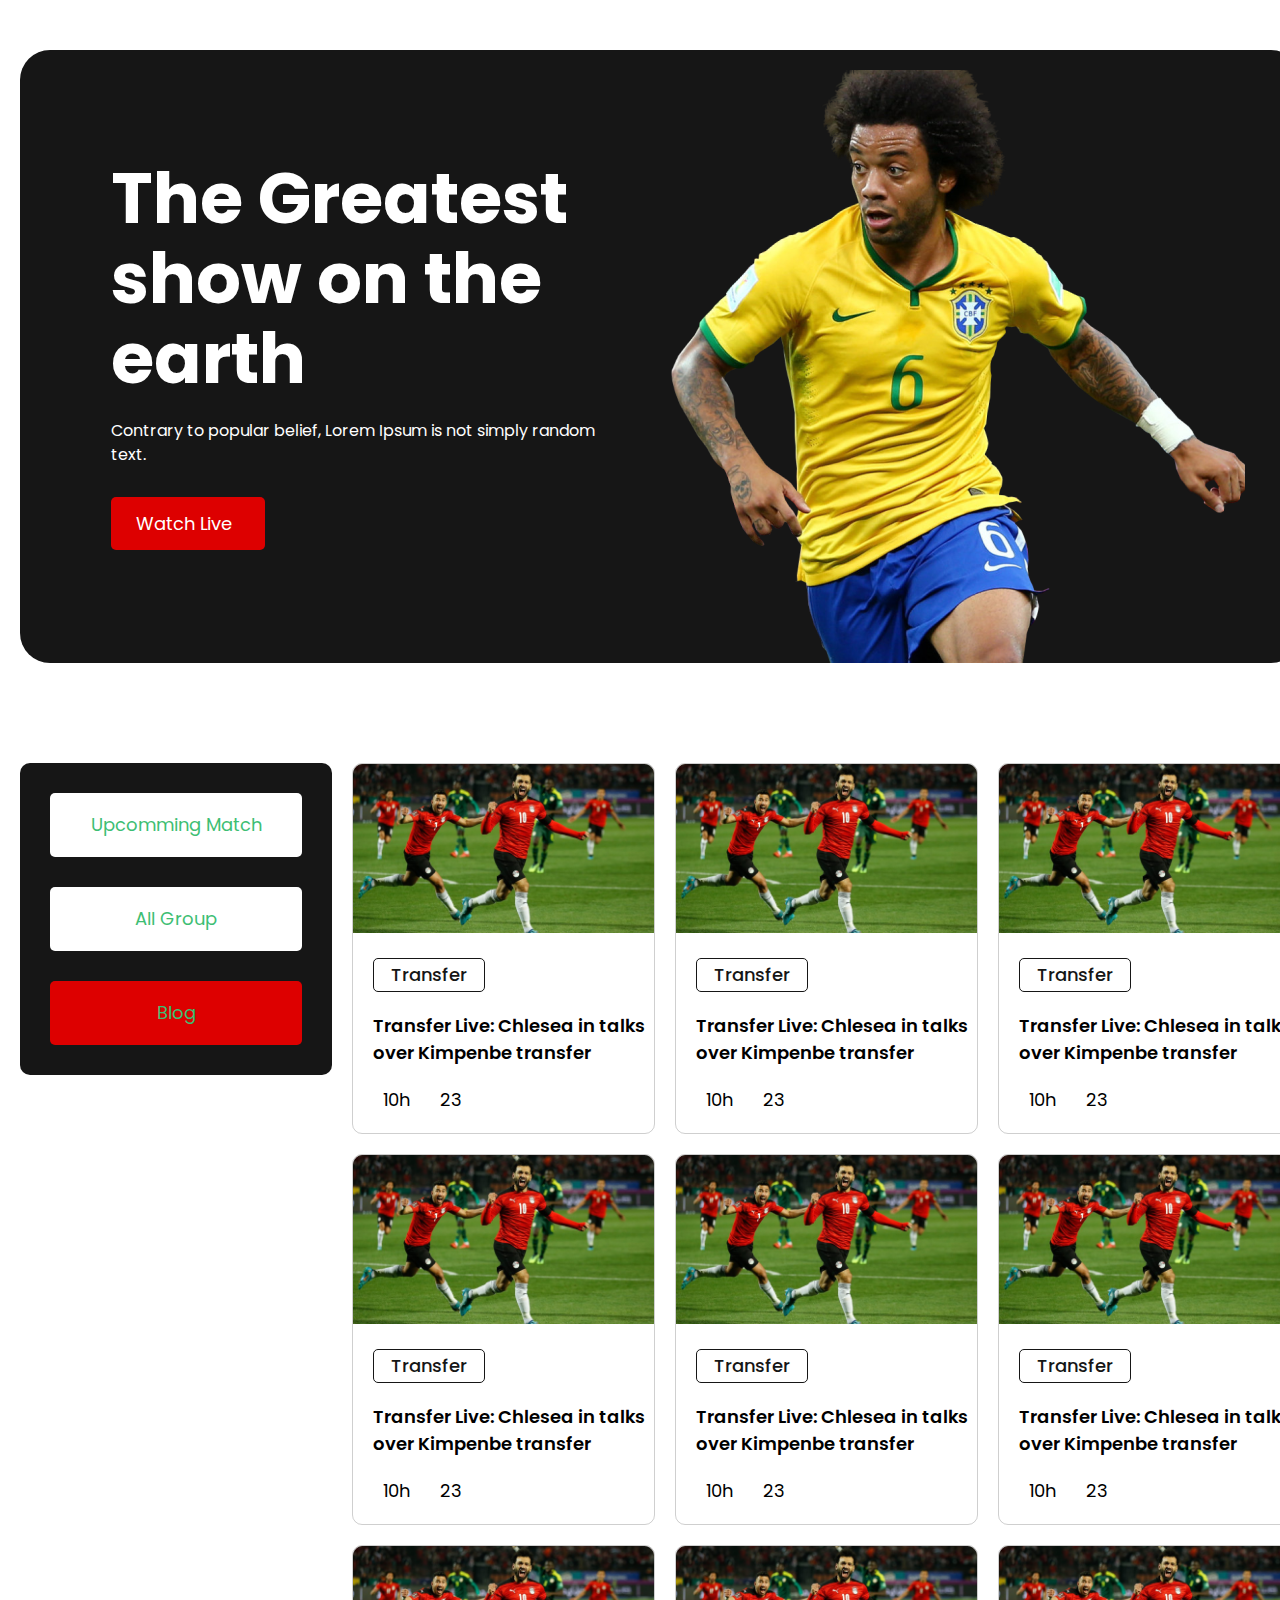
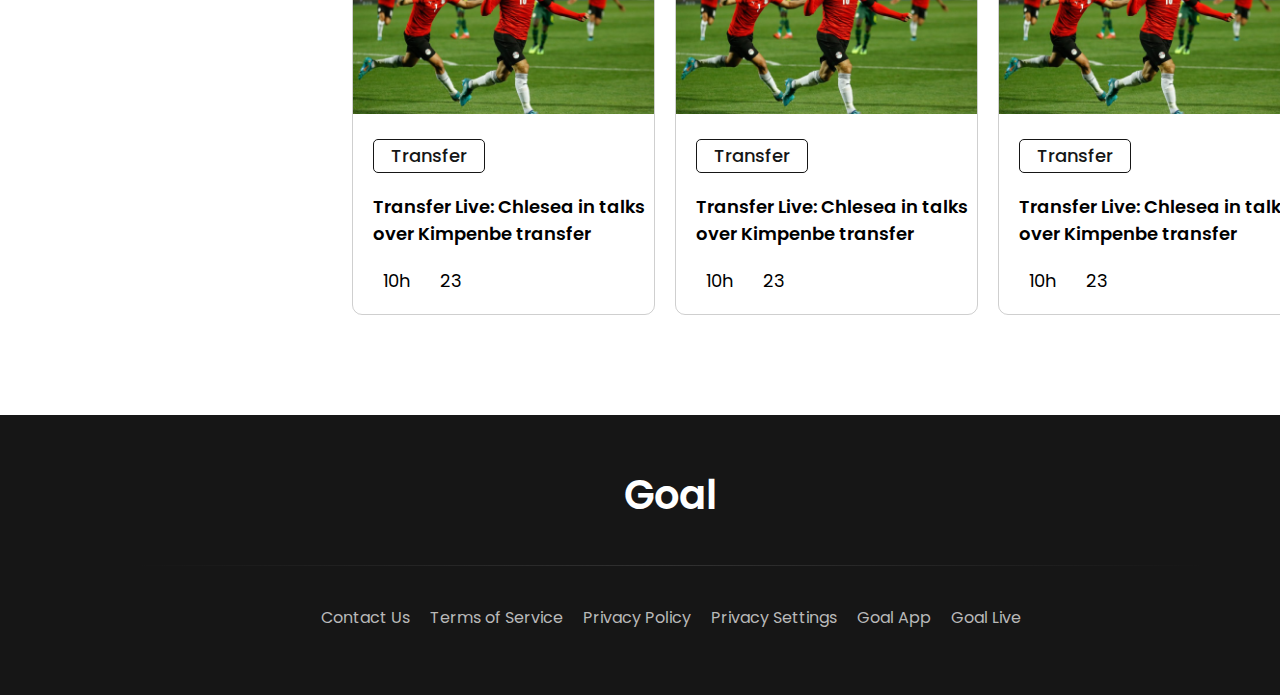
<file: index.html>
<!DOCTYPE html>
<html lang="en">
  <head>
    <meta charset="UTF-8" />
    <meta http-equiv="X-UA-Compatible" content="IE=edge" />
    <meta name="viewport" content="width=device-width, initial-scale=1.0" />
    <title>World-cup</title>
    <!-- font Awesome cdn -->
    <link
      rel="stylesheet"
      href="https://cdnjs.cloudflare.com/ajax/libs/font-awesome/6.1.1/css/all.min.css"
      integrity="sha512-KfkfwYDsLkIlwQp6LFnl8zNdLGxu9YAA1QvwINks4PhcElQSvqcyVLLD9aMhXd13uQjoXtEKNosOWaZqXgel0g=="
      crossorigin="anonymous"
      referrerpolicy="no-referrer"
    />
    <!-- style sheet -->
    <link rel="stylesheet" href="styles.css" />
  </head>
  <body>
    <div class="wrapper">
      <!-- hero section -->
      <section class="hero-section">
        <div class="hero-content">
          <h1>The Greatest show on the earth</h1>
          <p>
            Contrary to popular belief, Lorem Ipsum is not simply random text.
          </p>
          <a href="#" class="btn btn-primary"
            >Watch Live <span><i class="fa-solid fa-arrow-right"></i></span
          ></a>
        </div>
        <div class="hero-image">
          <img src="assets/hero.png" alt="banner-image" />
        </div>
      </section>
      <!-- main section -->
      <section class="main">
        <!-- button group -->
        <div class="btn-group">
          <a href="upcommingMatch.html" class="btn btn-back">Upcomming Match</a>
          <a href="#" class="btn btn-back">All Group</a>
          <a href="#" class="btn btn-primary">Blog</a>
        </div>
        <!-- Matches Cards -->
        <div class="cards">
          <div class="card">
            <img src="assets/Blog Image.png" alt="blog image" />
            <div class="card-content">
              <a href="#">Transfer</a>
              <h3>Transfer Live: Chlesea in talks over Kimpenbe transfer</h3>
              <div class="card-info">
                <div class="info">
                  <i class="fa-solid fa-clock"></i>
                  <span>10h</span>
                </div>
                <div class="info">
                  <i class="fa-solid fa-message"></i>
                  <span>23</span>
                </div>
              </div>
            </div>
          </div>
          <div class="card">
            <img src="assets/Blog Image.png" alt="blog image" />
            <div class="card-content">
              <a href="#">Transfer</a>
              <h3>Transfer Live: Chlesea in talks over Kimpenbe transfer</h3>
              <div class="card-info">
                <div class="info">
                  <i class="fa-solid fa-clock"></i>
                  <span>10h</span>
                </div>
                <div class="info">
                  <i class="fa-solid fa-message"></i>
                  <span>23</span>
                </div>
              </div>
            </div>
          </div>
          <div class="card">
            <img src="assets/Blog Image.png" alt="blog image" />
            <div class="card-content">
              <a href="#">Transfer</a>
              <h3>Transfer Live: Chlesea in talks over Kimpenbe transfer</h3>
              <div class="card-info">
                <div class="info">
                  <i class="fa-solid fa-clock"></i>
                  <span>10h</span>
                </div>
                <div class="info">
                  <i class="fa-solid fa-message"></i>
                  <span>23</span>
                </div>
              </div>
            </div>
          </div>
          <div class="card">
            <img src="assets/Blog Image.png" alt="blog image" />
            <div class="card-content">
              <a href="#">Transfer</a>
              <h3>Transfer Live: Chlesea in talks over Kimpenbe transfer</h3>
              <div class="card-info">
                <div class="info">
                  <i class="fa-solid fa-clock"></i>
                  <span>10h</span>
                </div>
                <div class="info">
                  <i class="fa-solid fa-message"></i>
                  <span>23</span>
                </div>
              </div>
            </div>
          </div>
          <div class="card">
            <img src="assets/Blog Image.png" alt="blog image" />
            <div class="card-content">
              <a href="#">Transfer</a>
              <h3>Transfer Live: Chlesea in talks over Kimpenbe transfer</h3>
              <div class="card-info">
                <div class="info">
                  <i class="fa-solid fa-clock"></i>
                  <span>10h</span>
                </div>
                <div class="info">
                  <i class="fa-solid fa-message"></i>
                  <span>23</span>
                </div>
              </div>
            </div>
          </div>
          <div class="card">
            <img src="assets/Blog Image.png" alt="blog image" />
            <div class="card-content">
              <a href="#">Transfer</a>
              <h3>Transfer Live: Chlesea in talks over Kimpenbe transfer</h3>
              <div class="card-info">
                <div class="info">
                  <i class="fa-solid fa-clock"></i>
                  <span>10h</span>
                </div>
                <div class="info">
                  <i class="fa-solid fa-message"></i>
                  <span>23</span>
                </div>
              </div>
            </div>
          </div>
          <div class="card">
            <img src="assets/Blog Image.png" alt="blog image" />
            <div class="card-content">
              <a href="#">Transfer</a>
              <h3>Transfer Live: Chlesea in talks over Kimpenbe transfer</h3>
              <div class="card-info">
                <div class="info">
                  <i class="fa-solid fa-clock"></i>
                  <span>10h</span>
                </div>
                <div class="info">
                  <i class="fa-solid fa-message"></i>
                  <span>23</span>
                </div>
              </div>
            </div>
          </div>
          <div class="card">
            <img src="assets/Blog Image.png" alt="blog image" />
            <div class="card-content">
              <a href="#">Transfer</a>
              <h3>Transfer Live: Chlesea in talks over Kimpenbe transfer</h3>
              <div class="card-info">
                <div class="info">
                  <i class="fa-solid fa-clock"></i>
                  <span>10h</span>
                </div>
                <div class="info">
                  <i class="fa-solid fa-message"></i>
                  <span>23</span>
                </div>
              </div>
            </div>
          </div>
          <div class="card">
            <img src="assets/Blog Image.png" alt="blog image" />
            <div class="card-content">
              <a href="#">Transfer</a>
              <h3>Transfer Live: Chlesea in talks over Kimpenbe transfer</h3>
              <div class="card-info">
                <div class="info">
                  <i class="fa-solid fa-clock"></i>
                  <span>10h</span>
                </div>
                <div class="info">
                  <i class="fa-solid fa-message"></i>
                  <span>23</span>
                </div>
              </div>
            </div>
          </div>
        </div>
        <a href="#" class="btn btn-primary btn-tablet">View All</a>
      </section>
      <!-- footer -->
    </div>
    <footer class="footer">
      <h2>Goal</h2>
      <hr />
      <div class="links">
        <ul>
          <li><a href="#">Contact Us</a></li>
          <li><a href="#">Terms of Service</a></li>
          <li><a href="#"> Privacy Policy</a></li>
          <li><a href="#">Privacy Settings</a></li>
        </ul>
        <ul>
          <li><a href="#">Goal App </a></li>
          <li><a href="#"> Goal Live </a></li>
        </ul>
      </div>
      <div class="social-links">
        <a href="https://www.facebook.com/"
          ><i class="fa-brands fa-facebook-square"></i
        ></a>
        <a href="https://www.linkedin.com/"
          ><i class="fa-brands fa-linkedin"></i
        ></a>
        <a href="https://twitter.com/?lang=en"
          ><i class="fa-brands fa-twitter-square"></i
        ></a>
      </div>
    </footer>
  </body>
</html>
</file>
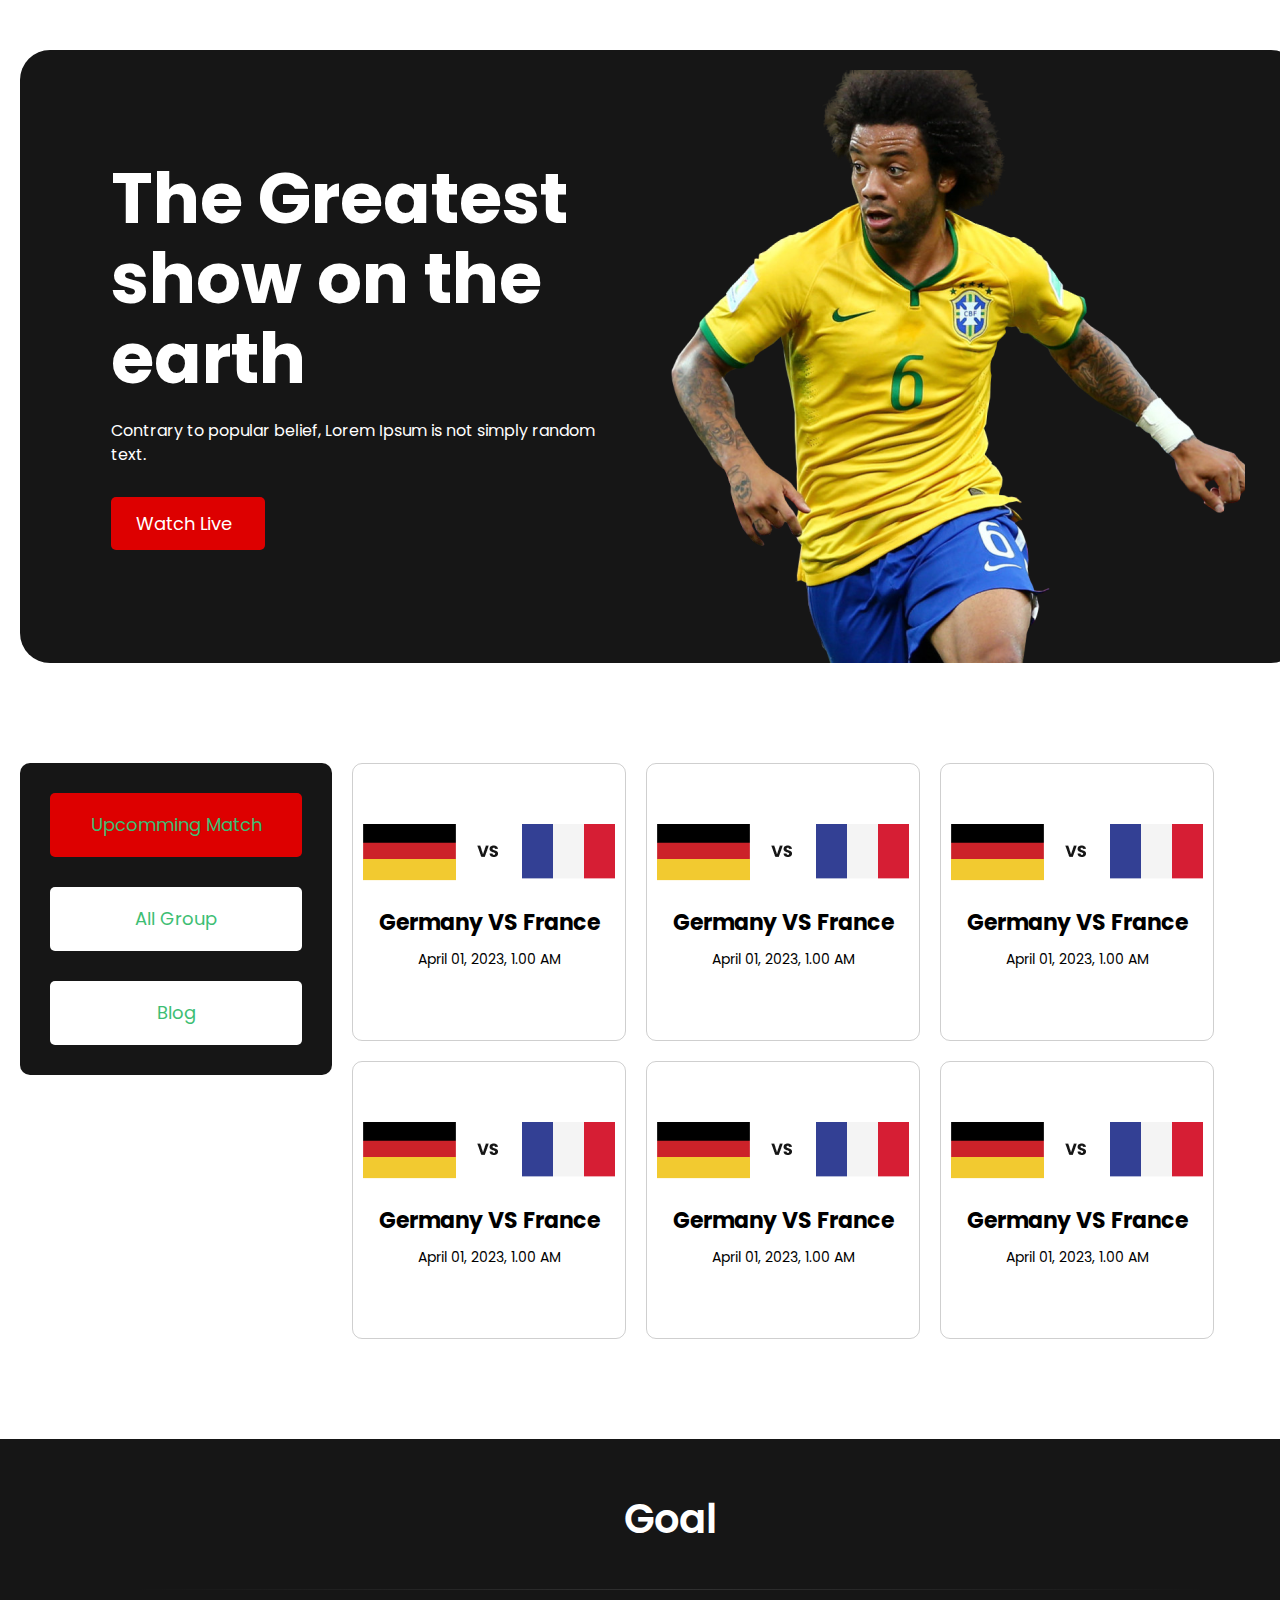
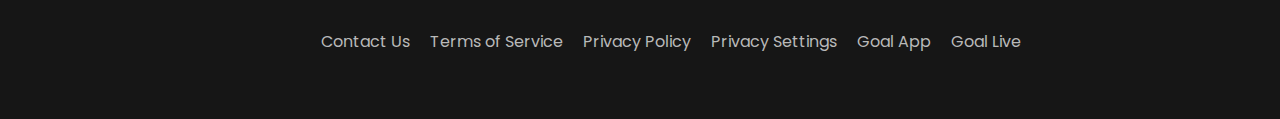
<file: upcommingMatch.html>
<!DOCTYPE html>
<html lang="en">
  <head>
    <meta charset="UTF-8" />
    <meta http-equiv="X-UA-Compatible" content="IE=edge" />
    <meta name="viewport" content="width=device-width, initial-scale=1.0" />
    <title>Upcomming Match</title>
    <!-- font Awesome cdn -->
    <link
      rel="stylesheet"
      href="https://cdnjs.cloudflare.com/ajax/libs/font-awesome/6.1.1/css/all.min.css"
      integrity="sha512-KfkfwYDsLkIlwQp6LFnl8zNdLGxu9YAA1QvwINks4PhcElQSvqcyVLLD9aMhXd13uQjoXtEKNosOWaZqXgel0g=="
      crossorigin="anonymous"
      referrerpolicy="no-referrer"
    />
    <!-- style sheet -->
    <link rel="stylesheet" href="styles.css" />
  </head>
  <body>
    <div class="wrapper">
      <!-- hero section -->
      <section class="hero-section">
        <div class="hero-content">
          <h1>The Greatest show on the earth</h1>
          <p>
            Contrary to popular belief, Lorem Ipsum is not simply random text.
          </p>
          <a href="#" class="btn btn-primary"
            >Watch Live <span><i class="fa-solid fa-arrow-right"></i></span
          ></a>
        </div>
        <div class="hero-image">
          <img src="assets/hero.png" alt="banner-image" />
        </div>
      </section>
      <!-- main section -->
      <section class="main">
        <!-- button group -->
        <div class="btn-group">
          <a href="#" class="btn btn-primary">Upcomming Match</a>
          <a href="#" class="btn btn-back">All Group</a>
          <a href="index.html" class="btn btn-back">Blog</a>
        </div>
        <!-- Upcomming Match -->
        <div class="cards">
          <div class="card germany-flag">
            <img src="assets/germayy.png" alt="blog image" />
            <h2>Germany VS France</h2>
            <div class="card-info">
              <span>April 01, 2023, 1.00 AM</span>
            </div>
          </div>
          <div class="card germany-flag">
            <img src="assets/germayy.png" alt="blog image" />
            <h2>Germany VS France</h2>
            <div class="card-info">
              <span>April 01, 2023, 1.00 AM</span>
            </div>
          </div>
          <div class="card germany-flag">
            <img src="assets/germayy.png" alt="blog image" />
            <h2>Germany VS France</h2>
            <div class="card-info">
              <span>April 01, 2023, 1.00 AM</span>
            </div>
          </div>
          <div class="card germany-flag">
            <img src="assets/germayy.png" alt="blog image" />
            <h2>Germany VS France</h2>
            <div class="card-info">
              <span>April 01, 2023, 1.00 AM</span>
            </div>
          </div>
          <div class="card germany-flag">
            <img src="assets/germayy.png" alt="blog image" />
            <h2>Germany VS France</h2>
            <div class="card-info">
              <span>April 01, 2023, 1.00 AM</span>
            </div>
          </div>
          <div class="card germany-flag">
            <img src="assets/germayy.png" alt="blog image" />
            <h2>Germany VS France</h2>
            <div class="card-info">
              <span>April 01, 2023, 1.00 AM</span>
            </div>
          </div>
        </div>
        <a href="#" class="btn btn-primary btn-tablet">View All</a>
      </section>
      <!-- footer -->
    </div>
    <footer class="footer">
      <h2>Goal</h2>
      <hr />
      <div class="links">
        <ul>
          <li><a href="#">Contact Us</a></li>
          <li><a href="#">Terms of Service</a></li>
          <li><a href="#"> Privacy Policy</a></li>
          <li><a href="#">Privacy Settings</a></li>
        </ul>
        <ul>
          <li><a href="#">Goal App </a></li>
          <li><a href="#"> Goal Live </a></li>
        </ul>
      </div>
      <div class="social-links">
        <a href="https://www.facebook.com/"
          ><i class="fa-brands fa-facebook-square"></i
        ></a>
        <a href="https://www.linkedin.com/"
          ><i class="fa-brands fa-linkedin"></i
        ></a>
        <a href="https://twitter.com/?lang=en"
          ><i class="fa-brands fa-twitter-square"></i
        ></a>
      </div>
    </footer>
  </body>
</html>
</file>
<file: styles.css>
/* ---------------
font import 
------------------*/
@import url("https://fonts.googleapis.com/css2?family=Inter:wght@300;400;500;600;700&family=Lobster&family=Montserrat:ital,wght@0,300;0,400;0,700;1,500&family=Poppins:wght@400;500;600;700&display=swap");

/* ---------------
Reset defaults
------------------*/
* {
  margin: 0;
  padding: 0;
  box-sizing: border-box;
}

html {
  font-family: "Poppins", sans-serif;
  font-size: 62.5%;
}

/* ---------------
reuseable components
------------------*/
.wrapper {
  width: 132.1rem;
  margin: 0 auto;
  padding: 5rem 2rem 0 2rem;
}
.btn {
  border-radius: 0.5rem;
  padding: 1.5rem 2.5rem;
  display: inline-block;
  text-decoration: none;
  font-weight: 400;
  font-size: 1.8rem;
  line-height: 2.3rem;
  position: relative;
  overflow: hidden;
  z-index: 454;
  transition: all 0.3s ease;
}
.btn-primary {
  background: #dd0000;
  color: white;
}
.btn::before {
  content: "";
  width: 100%;
  height: 100%;
  background: black;
  position: absolute;
  left: -100%;
  top: 0%;
  z-index: -89;
  transition: all 0.3s ease;
}

.btn:hover::before {
  left: 0;
  top: 0;
}

/* ---------------
hero section
------------------*/
.hero-section {
  background-color: #161616;
  display: flex;
  justify-content: space-evenly;
  align-items: center;
  border-radius: 3rem;
  align-items: center;
}
.hero-content {
  max-width: 53.1rem;
  color: #ffffff;
  padding-left: 3.5rem;
}
.hero-content h1 {
  font-size: 7rem;
  font-weight: 700;
  line-height: 8rem;
}
.hero-content p {
  font-size: 1.6rem;
  font-weight: 400;
  line-height: 2.4rem;
  margin: 2rem 0 3rem 0;
}
.hero-content span {
  margin-left: 0.8rem;
}
.hero-image {
  width: 58.1rem;
  height: 61.3rem;
}
.hero-image img {
  padding-top: 2rem;
  width: 100%;
  height: 100%;
  object-fit: cover;
}

/* ---------------
Main Section
------------------*/
.main {
  display: flex;
  margin-top: 10rem;
  gap: 2rem;
}
.btn-group {
  min-width: 31.2rem;
  height: 31.2rem;
  background-color: #161616;
  display: flex;
  flex-direction: column;
  justify-content: space-evenly;
  align-items: center;
  border-radius: 1rem;
}
.btn-back {
  background-color: white;
  color: #161616;
}
.btn-group a {
  width: 25.2rem;
  height: 6.4rem;
  text-align: center;
  padding: 2rem 2.5rem;
  color: rgb(61, 190, 115);
}
.cards {
  display: grid;
  grid-template-columns: repeat(3, 1fr);
  column-gap: 2rem;
  row-gap: 2rem;
}
.card-content {
  padding-left: 2rem;
}
.card {
  border: 1px solid #16161634;
  padding-bottom: 2rem;
  border-radius: 1rem;
}

.card img {
  width: 100%;
}
.germany-flag img {
  margin-top: 6rem;
  padding: 0 1rem;
  width: 100%;
}
.germany-flag h2 {
  text-align: center;
  font-size: 2.2rem;
  margin-top: 2rem;
}
.germany-flag span {
  font-size: 1.4rem;
  margin: 1rem auto 5rem auto;
}
.card a {
  text-decoration: none;
  font-weight: 500;
  font-size: 1.8rem;
  line-height: 2.4rem;
  color: #161616;
  padding: 0.4rem 1.7rem;
  border: 1px solid #161616;
  border-radius: 0.5rem;
  display: inline-block;
  margin-top: 2rem;
}
.card h3 {
  font-weight: 600;
  font-size: 1.8rem;
  line-height: 2.7rem;
  padding: 2rem 0;
}

.card-info {
  display: flex;
  gap: 2rem;
}
.info {
  display: flex;
  align-items: center;
}
.info i {
  font-size: 2rem;
  color: red;
}
.info span {
  font-size: 1.8rem;
  padding-left: 1rem;
}
.btn-tablet {
  display: none;
}

/* ---------------
Footer component
------------------*/

.footer {
  background-color: #161616;
  max-width: 160rem;
  min-width: 134.1rem;
  margin: 0 auto;
  margin-top: 10rem;
}
.footer h2 {
  font-weight: 600;
  font-size: 4rem;
  line-height: 6rem;
  text-align: center;
  color: white;
  padding: 5rem 0 4rem 0;
}
hr {
  width: 80%;
  margin: 0 auto;
  height: 1px;
  border: none;
  background: -webkit-gradient(
    linear,
    0 0,
    100% 0,
    from(transparent),
    to(transparent),
    color-stop(50%, #3a3a3abd)
  );
}
.links {
  display: flex;
  justify-content: center;
  width: 70%;
  margin: 4rem auto 3rem auto;
}
.footer ul {
  display: flex;
}

.footer ul li {
  list-style-type: none;
}

.footer ul li a {
  text-decoration: none;
  font-size: 1.6rem;
  line-height: 2.4rem;
  padding: 2rem 1rem;
  color: #b9b9b9;
}

.social-links {
  display: flex;
  justify-content: center;
  align-items: center;
}
.social-links i {
  font-size: 2.4rem;
  color: #b9b9b9;
  margin: 1rem 1rem 3rem 1rem;
  cursor: pointer;
}

/* ---------------
Media quaries for mobile
------------------*/

@media only screen and (max-width: 576px) {
  .wrapper {
    padding: 4rem 4rem 0 4rem;
  }
  .hero-section {
    flex-direction: column;
    text-align: center;
  }

  .hero-content {
    padding-left: 0;
    padding-top: 15rem;
    padding-bottom: 3rem;
  }
  .hero-image {
    padding-top: 1rem;
    padding-left: 5rem;
  }
  .main {
    flex-direction: column;
  }
  .btn-group {
    background-color: white;
  }

  .cards {
    grid-template-columns: repeat(1, 1fr);
  }
  .card {
    margin-bottom: 2.8rem;
  }
  .links ul {
    flex-direction: column;
    gap: 1rem;
  }
  .links {
    flex-direction: column;
    align-items: center;
    text-align: center;
    gap: 1rem;
  }

  /*--------------
   font fixes for Tablets
   --------------- */
  .hero-content p {
    font-size: 2rem;
    padding: 1.5rem 0;
    line-height: 1.5;
  }
  .btn-group a {
    border: 1px solid #245538c7;
    font-size: 2rem;
  }
  .card h3 {
    font-size: 4rem;
    line-height: 2.5rem;
    padding: 3rem 0;
  }
  .info span {
    font-size: 3.8rem;
  }
  .info i {
    font-size: 3.5rem;
  }
  .germany-flag h2 {
    font-size: 4.2rem;
  }
  .germany-flag span {
    font-size: 2.8rem;
  }

  .footer ul li a {
    font-size: 2.4rem;
  }
}

/* ---------------
Media quaries for Tablets
------------------*/
@media only screen and (max-width: 768px) and (min-width: 577px) {
  .main {
    flex-direction: column;
    margin-top: 0;
  }
  .btn-group {
    background-color: white;
    flex-direction: row;
    justify-content: center;
    gap: 2rem;
  }

  .cards {
    grid-template-columns: repeat(2, 1fr);
  }
  .btn-tablet {
    display: inline-block;
    width: 25rem;
    margin: 0 auto;
    text-align: center !important;
    margin-top: 5rem;
  }
  .links {
    flex-direction: column;
    align-items: center;
    gap: 1rem;
  }
  /*--------------
   font fixes for Tablets
  --------------- */
  .hero-content p {
    font-size: 2rem;
  }
  .btn-group a {
    font-size: 2rem;
    font-weight: 700;
    border: 1px solid #16161677;
  }
  .card h3 {
    font-size: 3rem;
    line-height: 4.5rem;
  }
  .germany-flag h2 {
    font-size: 3.2rem;
  }
  .germany-flag span {
    font-size: 2.4rem;
  }
  .info span {
    font-size: 2.8rem;
  }
  .footer ul li a {
    font-size: 2rem;
  }
}
</file>
